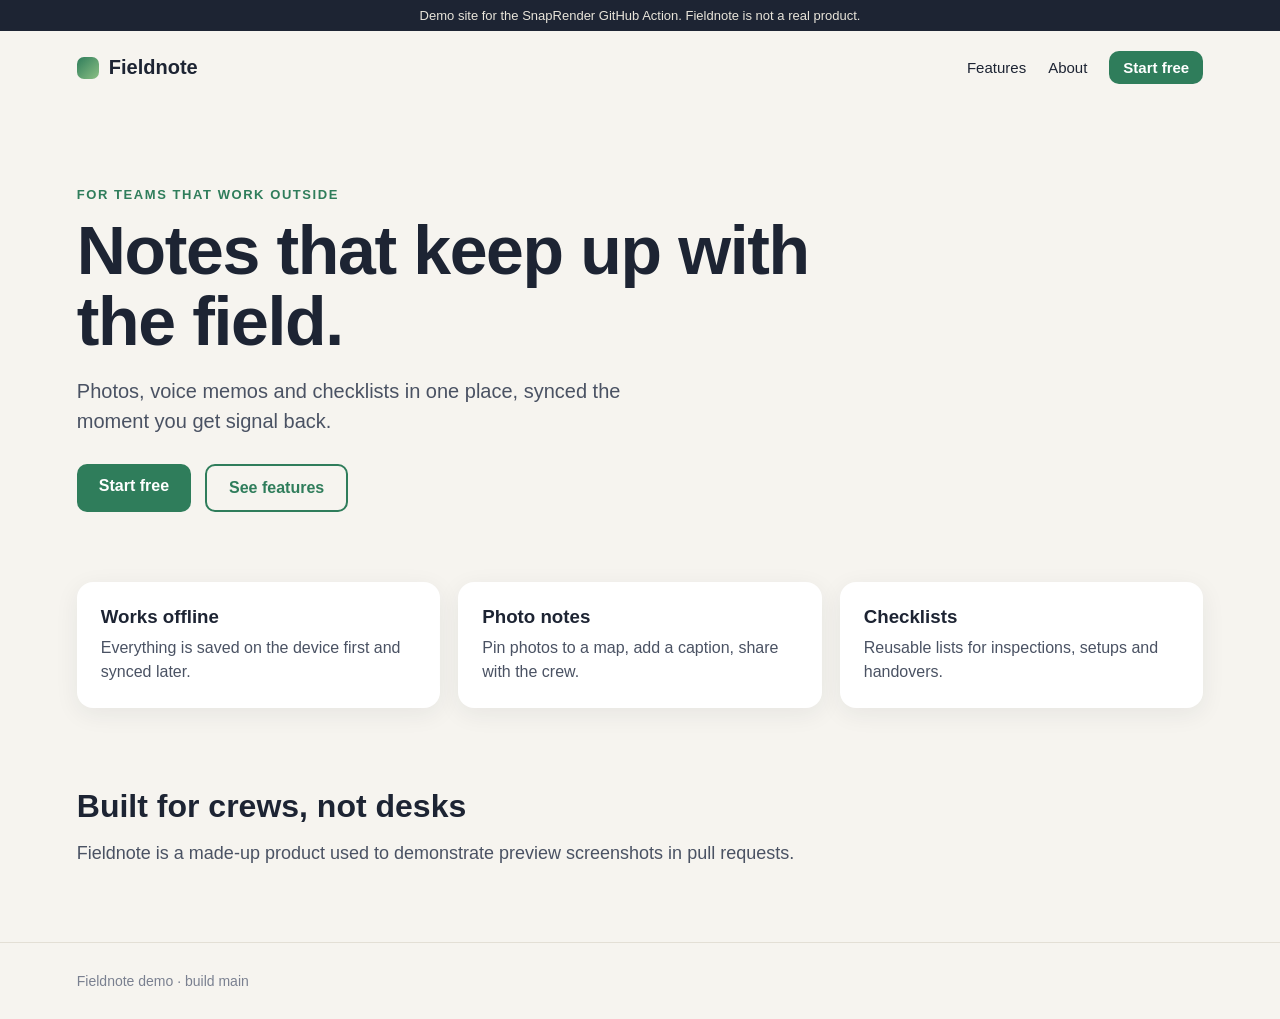
<file: index.html>
<!doctype html>
<html lang="en">
<head>
  <meta charset="utf-8">
  <meta name="viewport" content="width=device-width, initial-scale=1">
  <title>Fieldnote: notes for field teams (demo site)</title>
  <link rel="stylesheet" href="style.css">
</head>
<body>
  <div class="demo-bar">Demo site for the SnapRender GitHub Action. Fieldnote is not a real product.</div>
  <header class="nav">
    <div class="logo"><span class="mark"></span>Fieldnote</div>
    <nav><a href="#features">Features</a><a href="#about">About</a><a class="btn small" href="#start">Start free</a></nav>
  </header>

  <main>
    <section class="hero">
      <p class="eyebrow">For teams that work outside</p>
      <h1>Notes that keep up with the field.</h1>
      <p class="lead">Photos, voice memos and checklists in one place, synced the moment you get signal back.</p>
      <div class="cta"><a class="btn" href="#start">Start free</a><a class="btn ghost" href="#features">See features</a></div>
    </section>

    <section id="features" class="features">
      <div class="card"><h3>Works offline</h3><p>Everything is saved on the device first and synced later.</p></div>
      <div class="card"><h3>Photo notes</h3><p>Pin photos to a map, add a caption, share with the crew.</p></div>
      <div class="card"><h3>Checklists</h3><p>Reusable lists for inspections, setups and handovers.</p></div>
    </section>

    <section id="about" class="about">
      <h2>Built for crews, not desks</h2>
      <p>Fieldnote is a made-up product used to demonstrate preview screenshots in pull requests.</p>
    </section>
  </main>

  <footer>Fieldnote demo · build main</footer>
</body>
</html>
</file>
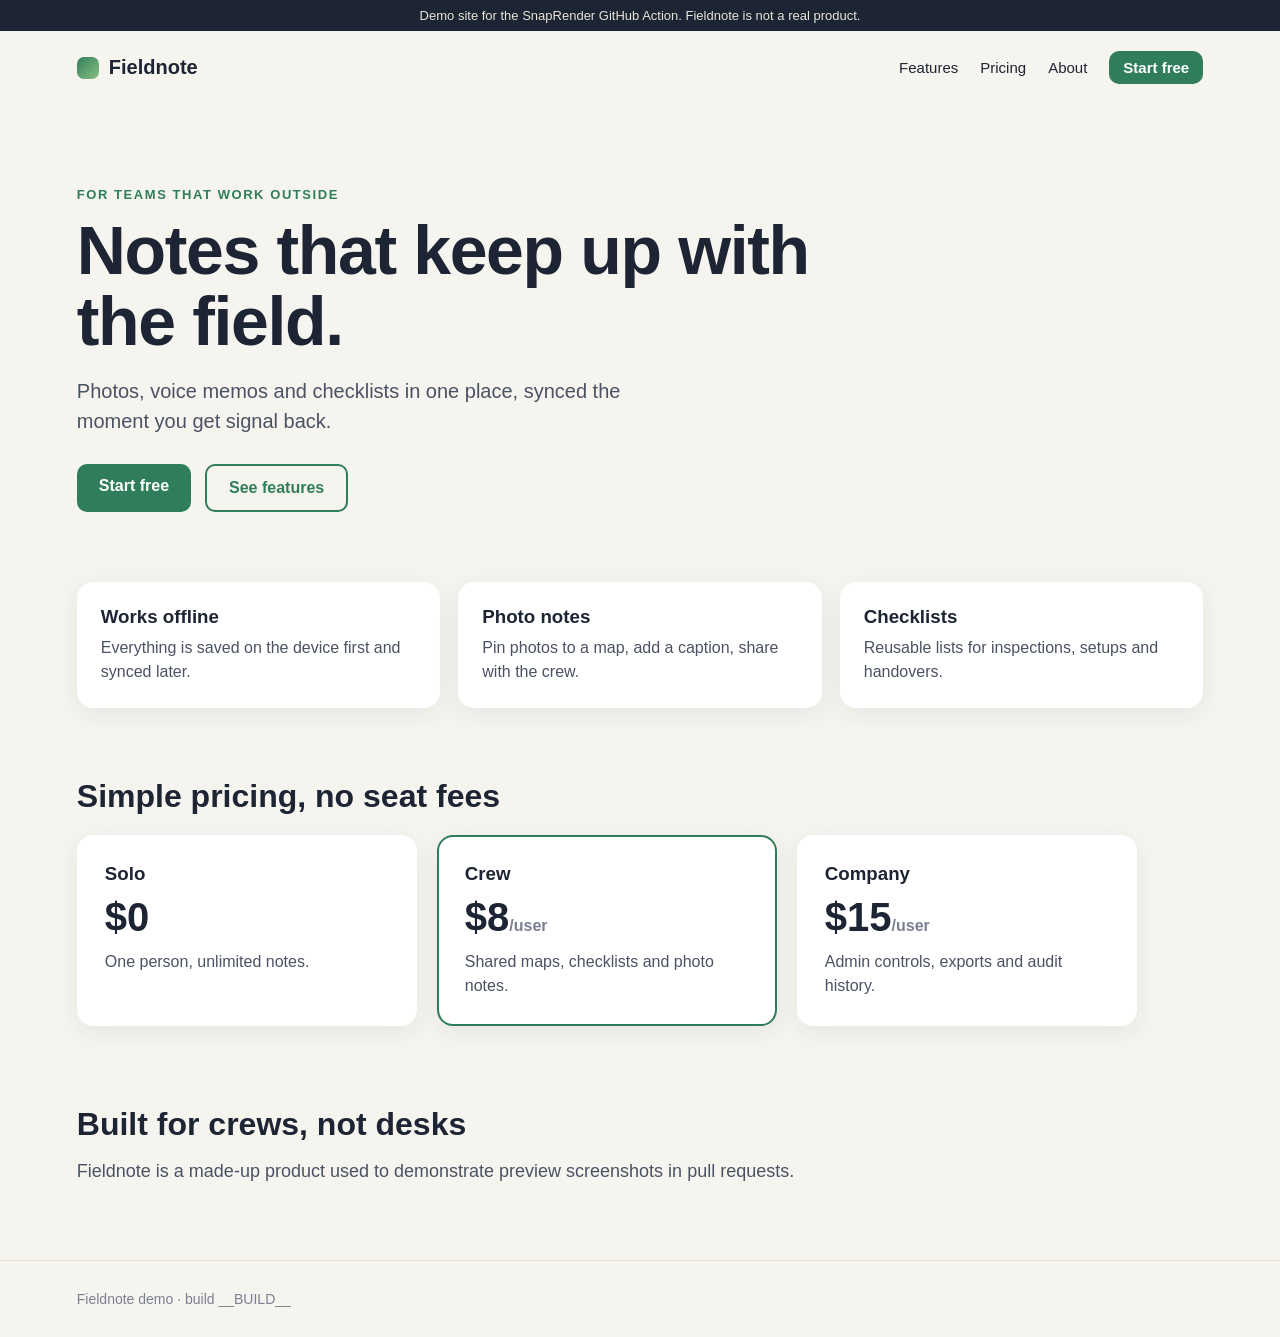
<file: site/index.html>
<!doctype html>
<html lang="en">
<head>
  <meta charset="utf-8">
  <meta name="viewport" content="width=device-width, initial-scale=1">
  <title>Fieldnote: notes for field teams (demo site)</title>
  <link rel="stylesheet" href="style.css">
</head>
<body>
  <div class="demo-bar">Demo site for the SnapRender GitHub Action. Fieldnote is not a real product.</div>
  <header class="nav">
    <div class="logo"><span class="mark"></span>Fieldnote</div>
    <nav><a href="#features">Features</a><a href="#pricing">Pricing</a><a href="#about">About</a><a class="btn small" href="#start">Start free</a></nav>
  </header>

  <main>
    <section class="hero">
      <p class="eyebrow">For teams that work outside</p>
      <h1>Notes that keep up with the field.</h1>
      <p class="lead">Photos, voice memos and checklists in one place, synced the moment you get signal back.</p>
      <div class="cta"><a class="btn" href="#start">Start free</a><a class="btn ghost" href="#features">See features</a></div>
    </section>

    <section id="features" class="features">
      <div class="card"><h3>Works offline</h3><p>Everything is saved on the device first and synced later.</p></div>
      <div class="card"><h3>Photo notes</h3><p>Pin photos to a map, add a caption, share with the crew.</p></div>
      <div class="card"><h3>Checklists</h3><p>Reusable lists for inspections, setups and handovers.</p></div>
    </section>

    <section id="pricing" class="pricing">
      <h2>Simple pricing, no seat fees</h2>
      <div class="plans">
        <div class="plan"><h3>Solo</h3><p class="price">$0</p><p>One person, unlimited notes.</p></div>
        <div class="plan best"><h3>Crew</h3><p class="price">$8<span>/user</span></p><p>Shared maps, checklists and photo notes.</p></div>
        <div class="plan"><h3>Company</h3><p class="price">$15<span>/user</span></p><p>Admin controls, exports and audit history.</p></div>
      </div>
    </section>

    <section id="about" class="about">
      <h2>Built for crews, not desks</h2>
      <p>Fieldnote is a made-up product used to demonstrate preview screenshots in pull requests.</p>
    </section>
  </main>

  <footer>Fieldnote demo · build __BUILD__</footer>
</body>
</html>
</file>
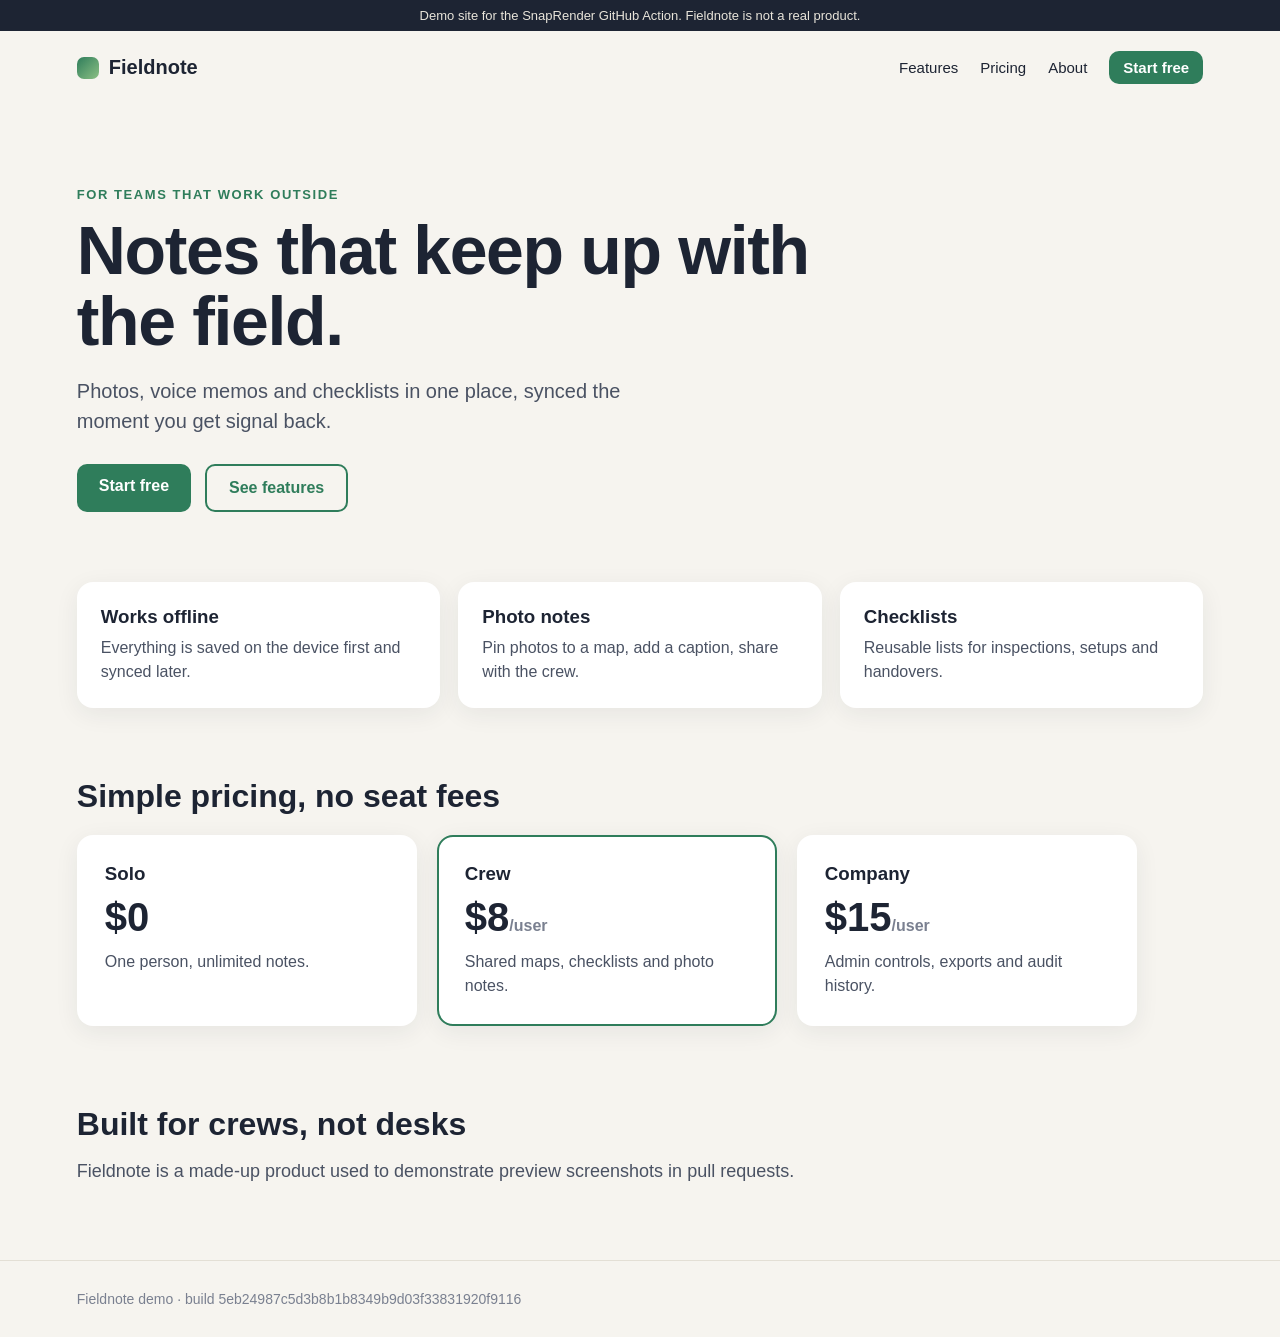
<file: pr-preview/pr-1/index.html>
<!doctype html>
<html lang="en">
<head>
  <meta charset="utf-8">
  <meta name="viewport" content="width=device-width, initial-scale=1">
  <title>Fieldnote: notes for field teams (demo site)</title>
  <link rel="stylesheet" href="style.css">
</head>
<body>
  <div class="demo-bar">Demo site for the SnapRender GitHub Action. Fieldnote is not a real product.</div>
  <header class="nav">
    <div class="logo"><span class="mark"></span>Fieldnote</div>
    <nav><a href="#features">Features</a><a href="#pricing">Pricing</a><a href="#about">About</a><a class="btn small" href="#start">Start free</a></nav>
  </header>

  <main>
    <section class="hero">
      <p class="eyebrow">For teams that work outside</p>
      <h1>Notes that keep up with the field.</h1>
      <p class="lead">Photos, voice memos and checklists in one place, synced the moment you get signal back.</p>
      <div class="cta"><a class="btn" href="#start">Start free</a><a class="btn ghost" href="#features">See features</a></div>
    </section>

    <section id="features" class="features">
      <div class="card"><h3>Works offline</h3><p>Everything is saved on the device first and synced later.</p></div>
      <div class="card"><h3>Photo notes</h3><p>Pin photos to a map, add a caption, share with the crew.</p></div>
      <div class="card"><h3>Checklists</h3><p>Reusable lists for inspections, setups and handovers.</p></div>
    </section>

    <section id="pricing" class="pricing">
      <h2>Simple pricing, no seat fees</h2>
      <div class="plans">
        <div class="plan"><h3>Solo</h3><p class="price">$0</p><p>One person, unlimited notes.</p></div>
        <div class="plan best"><h3>Crew</h3><p class="price">$8<span>/user</span></p><p>Shared maps, checklists and photo notes.</p></div>
        <div class="plan"><h3>Company</h3><p class="price">$15<span>/user</span></p><p>Admin controls, exports and audit history.</p></div>
      </div>
    </section>

    <section id="about" class="about">
      <h2>Built for crews, not desks</h2>
      <p>Fieldnote is a made-up product used to demonstrate preview screenshots in pull requests.</p>
    </section>
  </main>

  <footer>Fieldnote demo · build 5eb24987c5d3b8b1b8349b9d03f33831920f9116</footer>
</body>
</html>
</file>
<file: style.css>
* { box-sizing: border-box; }
body { margin: 0; font-family: -apple-system, "Segoe UI", Roboto, Helvetica, Arial, sans-serif; color: #1d2433; background: #f6f4ef; }
a { color: inherit; text-decoration: none; }
.demo-bar { background: #1d2433; color: #e8e4da; font-size: 13px; text-align: center; padding: 8px 16px; }
.nav { display: flex; align-items: center; justify-content: space-between; padding: 20px 6vw; }
.logo { display: flex; align-items: center; gap: 10px; font-weight: 800; font-size: 20px; }
.mark { width: 22px; height: 22px; border-radius: 7px; background: linear-gradient(135deg, #2f7d5b, #8cc084); }
.nav nav { display: flex; align-items: center; gap: 22px; font-size: 15px; }
.btn { display: inline-block; background: #2f7d5b; color: #fff; padding: 13px 22px; border-radius: 10px; font-weight: 700; }
.btn.small { padding: 8px 14px; }
.btn.ghost { background: transparent; color: #2f7d5b; border: 2px solid #2f7d5b; }
.hero { padding: 70px 6vw 60px; max-width: 980px; }
.eyebrow { text-transform: uppercase; letter-spacing: .12em; font-size: 13px; font-weight: 700; color: #2f7d5b; }
h1 { font-size: clamp(38px, 6vw, 68px); line-height: 1.04; margin: 12px 0 18px; letter-spacing: -0.02em; }
.lead { font-size: 20px; line-height: 1.5; color: #4a5263; max-width: 620px; }
.cta { display: flex; gap: 14px; flex-wrap: wrap; margin-top: 28px; }
.features { display: grid; grid-template-columns: repeat(auto-fit, minmax(240px, 1fr)); gap: 18px; padding: 10px 6vw 50px; }
.card { background: #fff; border-radius: 16px; padding: 24px; box-shadow: 0 6px 24px rgba(29,36,51,.07); }
.card h3 { margin: 0 0 8px; }
.card p { margin: 0; color: #4a5263; line-height: 1.5; }
.about { padding: 30px 6vw 60px; }
.about h2 { font-size: 32px; margin: 0 0 10px; }
.about p { color: #4a5263; font-size: 18px; }
footer { padding: 30px 6vw; color: #7a8090; font-size: 14px; border-top: 1px solid #e3dfd5; }
@media (max-width: 640px) {
  .nav nav a:not(.btn) { display: none; }
  .hero { padding-top: 40px; }
}
</file>
<file: site/style.css>
* { box-sizing: border-box; }
body { margin: 0; font-family: -apple-system, "Segoe UI", Roboto, Helvetica, Arial, sans-serif; color: #1d2433; background: #f6f4ef; }
a { color: inherit; text-decoration: none; }
.demo-bar { background: #1d2433; color: #e8e4da; font-size: 13px; text-align: center; padding: 8px 16px; }
.nav { display: flex; align-items: center; justify-content: space-between; padding: 20px 6vw; }
.logo { display: flex; align-items: center; gap: 10px; font-weight: 800; font-size: 20px; }
.mark { width: 22px; height: 22px; border-radius: 7px; background: linear-gradient(135deg, #2f7d5b, #8cc084); }
.nav nav { display: flex; align-items: center; gap: 22px; font-size: 15px; }
.btn { display: inline-block; background: #2f7d5b; color: #fff; padding: 13px 22px; border-radius: 10px; font-weight: 700; }
.btn.small { padding: 8px 14px; }
.btn.ghost { background: transparent; color: #2f7d5b; border: 2px solid #2f7d5b; }
.hero { padding: 70px 6vw 60px; max-width: 980px; }
.eyebrow { text-transform: uppercase; letter-spacing: .12em; font-size: 13px; font-weight: 700; color: #2f7d5b; }
h1 { font-size: clamp(38px, 6vw, 68px); line-height: 1.04; margin: 12px 0 18px; letter-spacing: -0.02em; }
.lead { font-size: 20px; line-height: 1.5; color: #4a5263; max-width: 620px; }
.cta { display: flex; gap: 14px; flex-wrap: wrap; margin-top: 28px; }
.features { display: grid; grid-template-columns: repeat(auto-fit, minmax(240px, 1fr)); gap: 18px; padding: 10px 6vw 50px; }
.card { background: #fff; border-radius: 16px; padding: 24px; box-shadow: 0 6px 24px rgba(29,36,51,.07); }
.card h3 { margin: 0 0 8px; }
.card p { margin: 0; color: #4a5263; line-height: 1.5; }
.about { padding: 30px 6vw 60px; }
.about h2 { font-size: 32px; margin: 0 0 10px; }
.about p { color: #4a5263; font-size: 18px; }
footer { padding: 30px 6vw; color: #7a8090; font-size: 14px; border-top: 1px solid #e3dfd5; }
.pricing { padding: 20px 6vw 50px; }
.pricing h2 { font-size: 32px; margin: 0 0 20px; }
.plans { display: flex; flex-wrap: wrap; gap: 20px; }
.plan { flex: 1 1 260px; max-width: 340px; background: #fff; border-radius: 16px; padding: 26px; border: 2px solid transparent; box-shadow: 0 6px 24px rgba(29,36,51,.07); }
.plan.best { border-color: #2f7d5b; }
.plan h3 { margin: 0; }
.price { font-size: 40px; font-weight: 800; margin: 10px 0; }
.price span { font-size: 16px; color: #7a8090; font-weight: 600; }
.plan p:last-child { color: #4a5263; margin: 0; line-height: 1.5; }
@media (max-width: 640px) {
  .nav nav a:not(.btn) { display: none; }
  .hero { padding-top: 40px; }
}
</file>
<file: pr-preview/pr-1/style.css>
* { box-sizing: border-box; }
body { margin: 0; font-family: -apple-system, "Segoe UI", Roboto, Helvetica, Arial, sans-serif; color: #1d2433; background: #f6f4ef; }
a { color: inherit; text-decoration: none; }
.demo-bar { background: #1d2433; color: #e8e4da; font-size: 13px; text-align: center; padding: 8px 16px; }
.nav { display: flex; align-items: center; justify-content: space-between; padding: 20px 6vw; }
.logo { display: flex; align-items: center; gap: 10px; font-weight: 800; font-size: 20px; }
.mark { width: 22px; height: 22px; border-radius: 7px; background: linear-gradient(135deg, #2f7d5b, #8cc084); }
.nav nav { display: flex; align-items: center; gap: 22px; font-size: 15px; }
.btn { display: inline-block; background: #2f7d5b; color: #fff; padding: 13px 22px; border-radius: 10px; font-weight: 700; }
.btn.small { padding: 8px 14px; }
.btn.ghost { background: transparent; color: #2f7d5b; border: 2px solid #2f7d5b; }
.hero { padding: 70px 6vw 60px; max-width: 980px; }
.eyebrow { text-transform: uppercase; letter-spacing: .12em; font-size: 13px; font-weight: 700; color: #2f7d5b; }
h1 { font-size: clamp(38px, 6vw, 68px); line-height: 1.04; margin: 12px 0 18px; letter-spacing: -0.02em; }
.lead { font-size: 20px; line-height: 1.5; color: #4a5263; max-width: 620px; }
.cta { display: flex; gap: 14px; flex-wrap: wrap; margin-top: 28px; }
.features { display: grid; grid-template-columns: repeat(auto-fit, minmax(240px, 1fr)); gap: 18px; padding: 10px 6vw 50px; }
.card { background: #fff; border-radius: 16px; padding: 24px; box-shadow: 0 6px 24px rgba(29,36,51,.07); }
.card h3 { margin: 0 0 8px; }
.card p { margin: 0; color: #4a5263; line-height: 1.5; }
.about { padding: 30px 6vw 60px; }
.about h2 { font-size: 32px; margin: 0 0 10px; }
.about p { color: #4a5263; font-size: 18px; }
footer { padding: 30px 6vw; color: #7a8090; font-size: 14px; border-top: 1px solid #e3dfd5; }
.pricing { padding: 20px 6vw 50px; }
.pricing h2 { font-size: 32px; margin: 0 0 20px; }
.plans { display: flex; flex-wrap: wrap; gap: 20px; }
.plan { flex: 1 1 260px; max-width: 340px; background: #fff; border-radius: 16px; padding: 26px; border: 2px solid transparent; box-shadow: 0 6px 24px rgba(29,36,51,.07); }
.plan.best { border-color: #2f7d5b; }
.plan h3 { margin: 0; }
.price { font-size: 40px; font-weight: 800; margin: 10px 0; }
.price span { font-size: 16px; color: #7a8090; font-weight: 600; }
.plan p:last-child { color: #4a5263; margin: 0; line-height: 1.5; }
@media (max-width: 640px) {
  .nav nav a:not(.btn) { display: none; }
  .hero { padding-top: 40px; }
}
</file>
